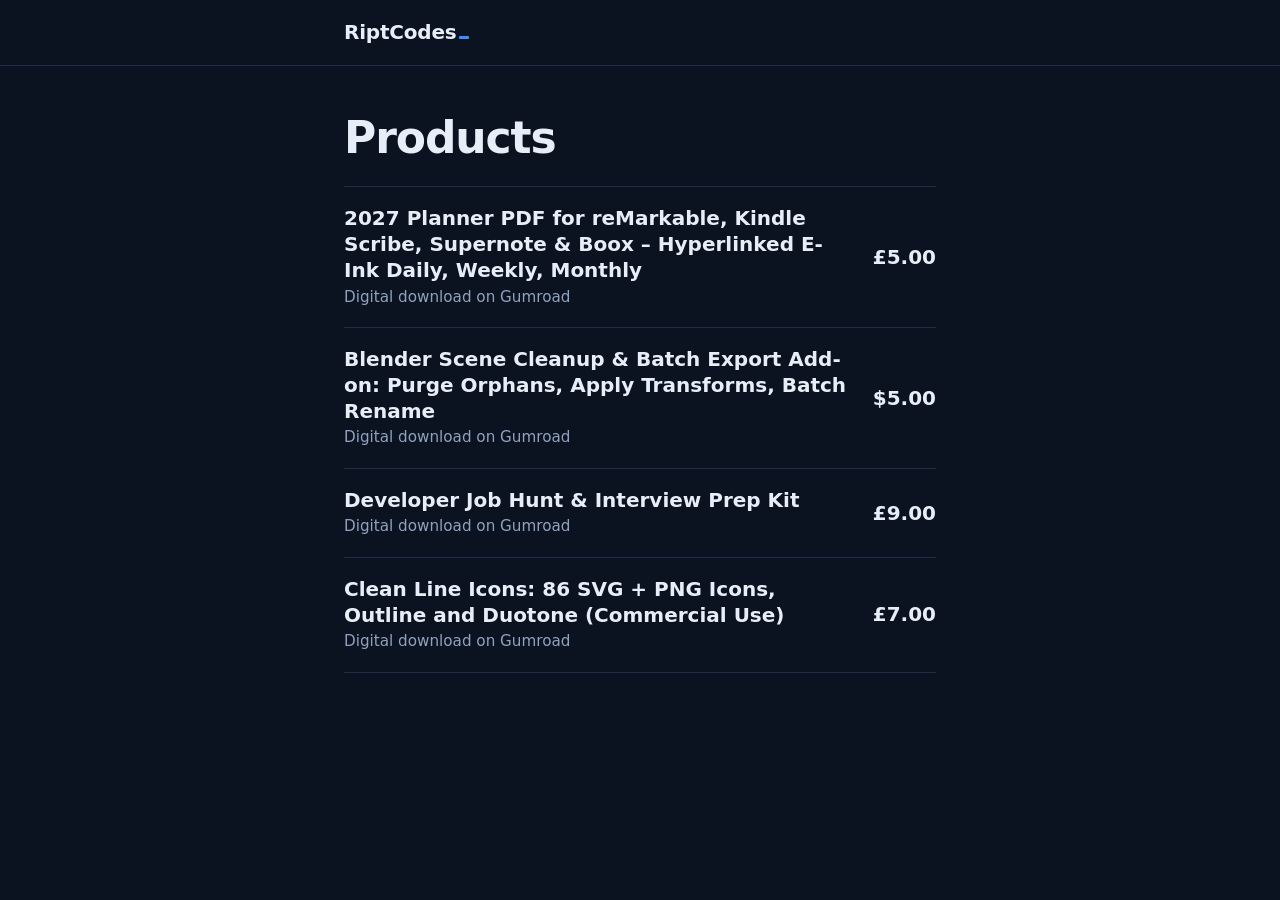
<file: index.html>
<!doctype html>
<html lang="en">
<head>
<meta charset="utf-8">
<meta name="viewport" content="width=device-width, initial-scale=1">
<title>Products - RiptCodes</title>
<meta name="description" content="Digital products by RiptCodes.">
<link rel="canonical" href="https://riptcodes-hq.github.io/shop/">
<meta name="theme-color" content="#0b1320">
<meta property="og:site_name" content="RiptCodes">
<meta property="og:type" content="website">
<meta property="og:title" content="Products">
<meta property="og:description" content="Digital products by RiptCodes.">
<meta property="og:url" content="https://riptcodes-hq.github.io/shop/">
<link rel="stylesheet" href="style.css">
<meta name="google-site-verification" content="XJnXKMEDKq8NPjSm5bDlrMNvRwuSl7qqpFGR5D0TRGo">
<meta name="p:domain_verify" content="24b2e52269495f933e0ced4203b2c1a9">
</head>
<body>
<header class="top"><nav class="bar" aria-label="Site"><a class="mark" href="https://riptcodes-hq.github.io/shop/">RiptCodes</a></nav></header>
<main>
<h1>Products</h1>
<ul class="products">
<li>
<h2><a href="https://riptcodes-hq.github.io/shop/duel-blue/">2027 Planner PDF for reMarkable, Kindle Scribe, Supernote &amp; Boox – Hyperlinked E-Ink Daily, Weekly, Monthly</a></h2>
<p class="what">Digital download on Gumroad</p>
<p class="price">£5.00</p>
</li>
<li>
<h2><a href="https://riptcodes-hq.github.io/shop/duel-red/">Blender Scene Cleanup &amp; Batch Export Add-on: Purge Orphans, Apply Transforms, Batch Rename</a></h2>
<p class="what">Digital download on Gumroad</p>
<p class="price">$5.00</p>
</li>
<li>
<h2><a href="https://riptcodes-hq.github.io/shop/gumroad-alpha/">Developer Job Hunt &amp; Interview Prep Kit</a></h2>
<p class="what">Digital download on Gumroad</p>
<p class="price">£9.00</p>
</li>
<li>
<h2><a href="https://riptcodes-hq.github.io/shop/gumroad-bravo/">Clean Line Icons: 86 SVG + PNG Icons, Outline and Duotone (Commercial Use)</a></h2>
<p class="what">Digital download on Gumroad</p>
<p class="price">£7.00</p>
</li>
</ul>
</main>
</body>
</html>
</file>
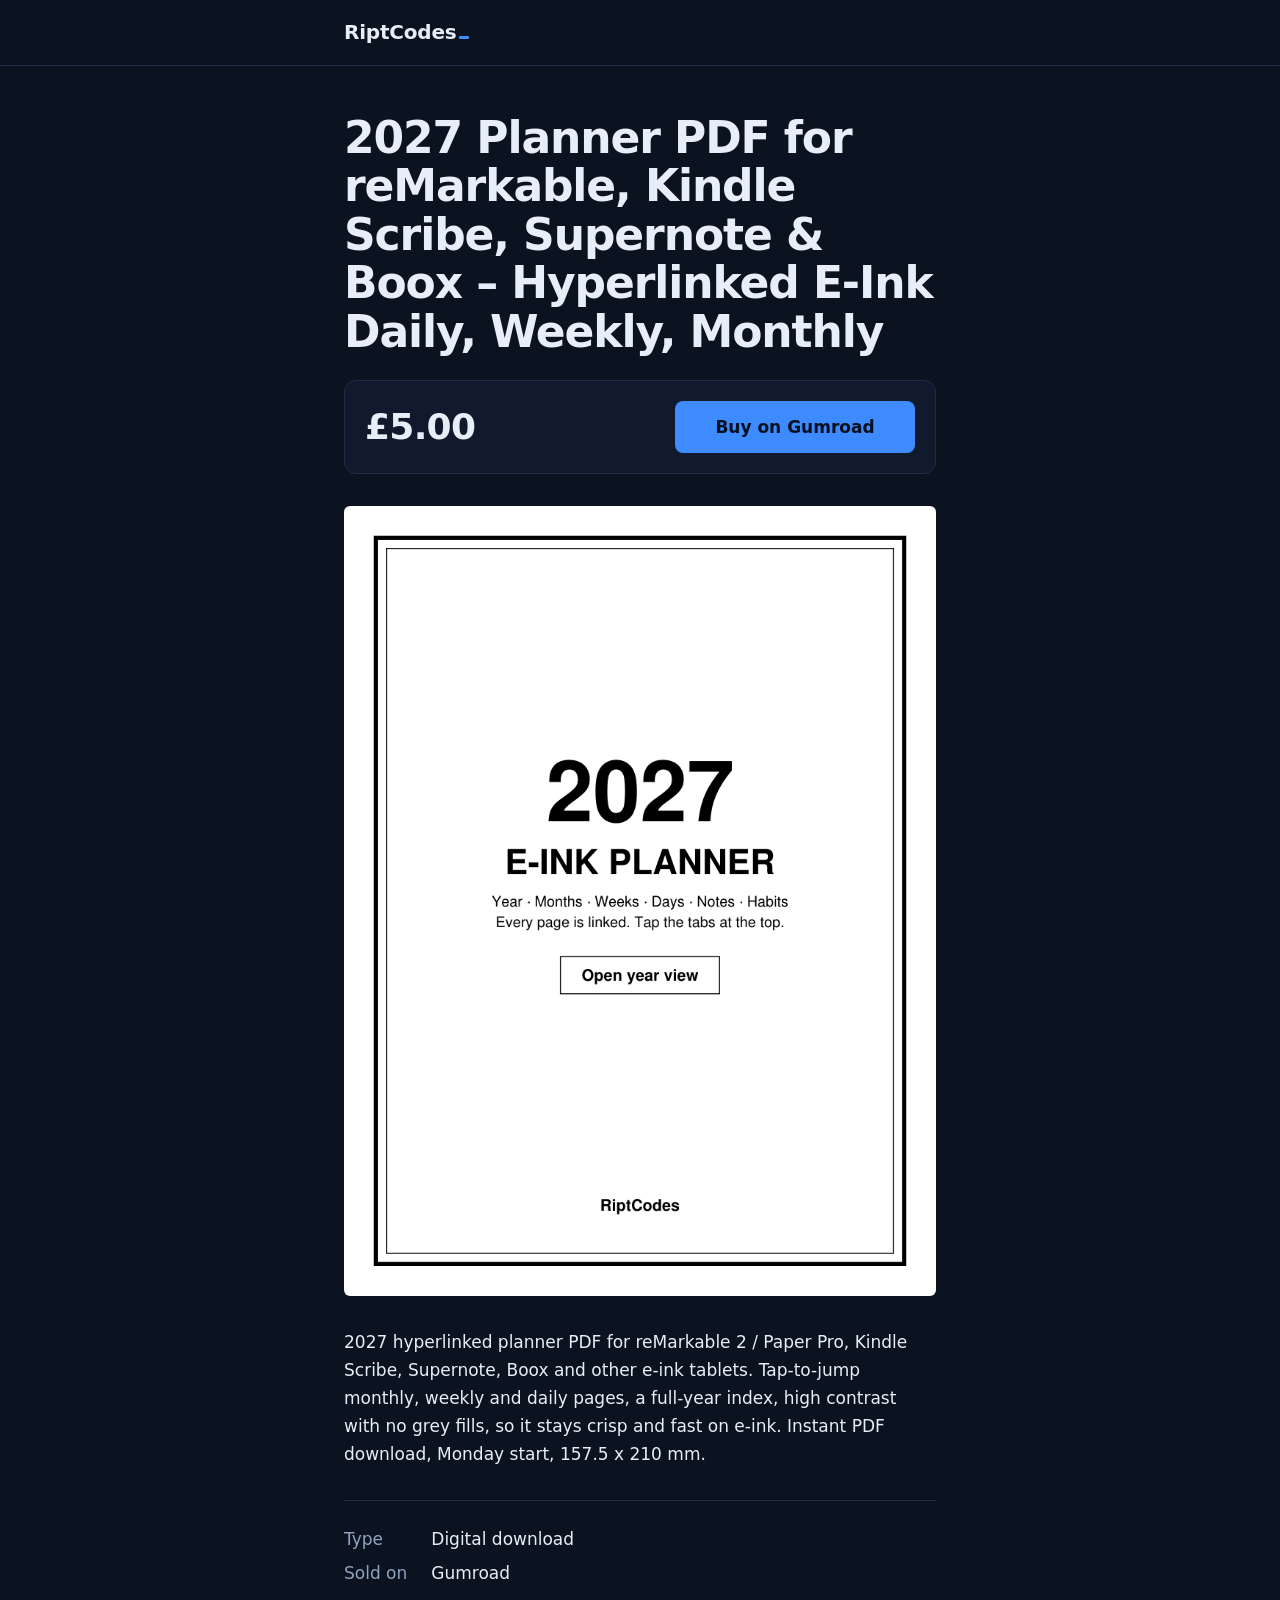
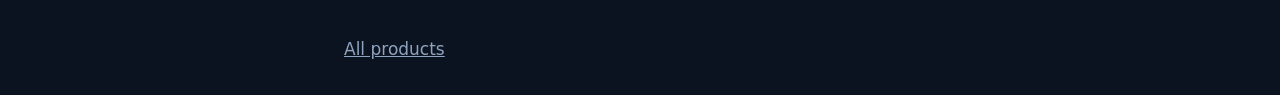
<file: duel-blue/index.html>
<!doctype html>
<html lang="en">
<head>
<meta charset="utf-8">
<meta name="viewport" content="width=device-width, initial-scale=1">
<title>2027 Planner PDF for reMarkable, Kindle Scribe, Supernote &amp; Boox – Hyperlinked E-Ink Daily, Weekly, Monthly - RiptCodes</title>
<meta name="description" content="2027 hyperlinked planner PDF for reMarkable 2 / Paper Pro, Kindle Scribe, Supernote, Boox and other e-ink tablets. Tap-to-jump monthly, weekly and daily">
<link rel="canonical" href="https://riptcodes-hq.github.io/shop/duel-blue/">
<meta name="theme-color" content="#0b1320">
<meta property="og:site_name" content="RiptCodes">
<meta property="og:type" content="product">
<meta property="og:title" content="2027 Planner PDF for reMarkable, Kindle Scribe, Supernote &amp; Boox – Hyperlinked E-Ink Daily, Weekly, Monthly">
<meta property="og:description" content="2027 hyperlinked planner PDF for reMarkable 2 / Paper Pro, Kindle Scribe, Supernote, Boox and other e-ink tablets. Tap-to-jump monthly, weekly and daily">
<meta property="og:url" content="https://riptcodes-hq.github.io/shop/duel-blue/">
<link rel="stylesheet" href="../style.css">
<meta property="og:image" content="https://riptcodes-hq.github.io/shop/duel-blue/cover.png">
<script type="application/ld+json">
{
  "@context": "https://schema.org",
  "@type": "Product",
  "name": "2027 Planner PDF for reMarkable, Kindle Scribe, Supernote \u0026 Boox \u2013 Hyperlinked E-Ink Daily, Weekly, Monthly",
  "description": "2027 hyperlinked planner PDF for reMarkable 2 / Paper Pro, Kindle Scribe, Supernote, Boox and other e-ink tablets. Tap-to-jump monthly, weekly and daily pages, a full-year index, high contrast with no grey fills, so it stays crisp and fast on e-ink. Instant PDF download, Monday start, 157.5 x 210 mm.",
  "url": "https://riptcodes-hq.github.io/shop/duel-blue/",
  "brand": {
    "@type": "Brand",
    "name": "RiptCodes"
  },
  "offers": {
    "@type": "Offer",
    "price": "5.00",
    "priceCurrency": "GBP",
    "availability": "https://schema.org/InStock",
    "url": "https://riptcodes.gumroad.com/l/btbhl"
  },
  "image": "https://riptcodes-hq.github.io/shop/duel-blue/cover.png"
}
</script>
</head>
<body>
<header class="top"><nav class="bar" aria-label="Site"><a class="mark" href="https://riptcodes-hq.github.io/shop/">RiptCodes</a></nav></header>
<main>
<article>
<h1>2027 Planner PDF for reMarkable, Kindle Scribe, Supernote &amp; Boox – Hyperlinked E-Ink Daily, Weekly, Monthly</h1>
<div class="buy">
<p class="price">£5.00</p>
<a class="button" href="https://riptcodes.gumroad.com/l/btbhl" rel="noopener">Buy on Gumroad</a>
</div>
<img class="cover" src="https://riptcodes-hq.github.io/shop/duel-blue/cover.png" alt="2027 Planner PDF for reMarkable, Kindle Scribe, Supernote &amp; Boox – Hyperlinked E-Ink Daily, Weekly, Monthly">
<div class="about">
<p>2027 hyperlinked planner PDF for reMarkable 2 / Paper Pro, Kindle Scribe, Supernote, Boox and other e-ink tablets. Tap-to-jump monthly, weekly and daily pages, a full-year index, high contrast with no grey fills, so it stays crisp and fast on e-ink. Instant PDF download, Monday start, 157.5 x 210 mm.</p>
</div>
<dl class="facts">
<dt>Type</dt><dd>Digital download</dd>
<dt>Sold on</dt><dd>Gumroad</dd>
</dl>
</article>
</main>
<footer class="foot"><a href="https://riptcodes-hq.github.io/shop/">All products</a></footer>
</body>
</html>
</file>
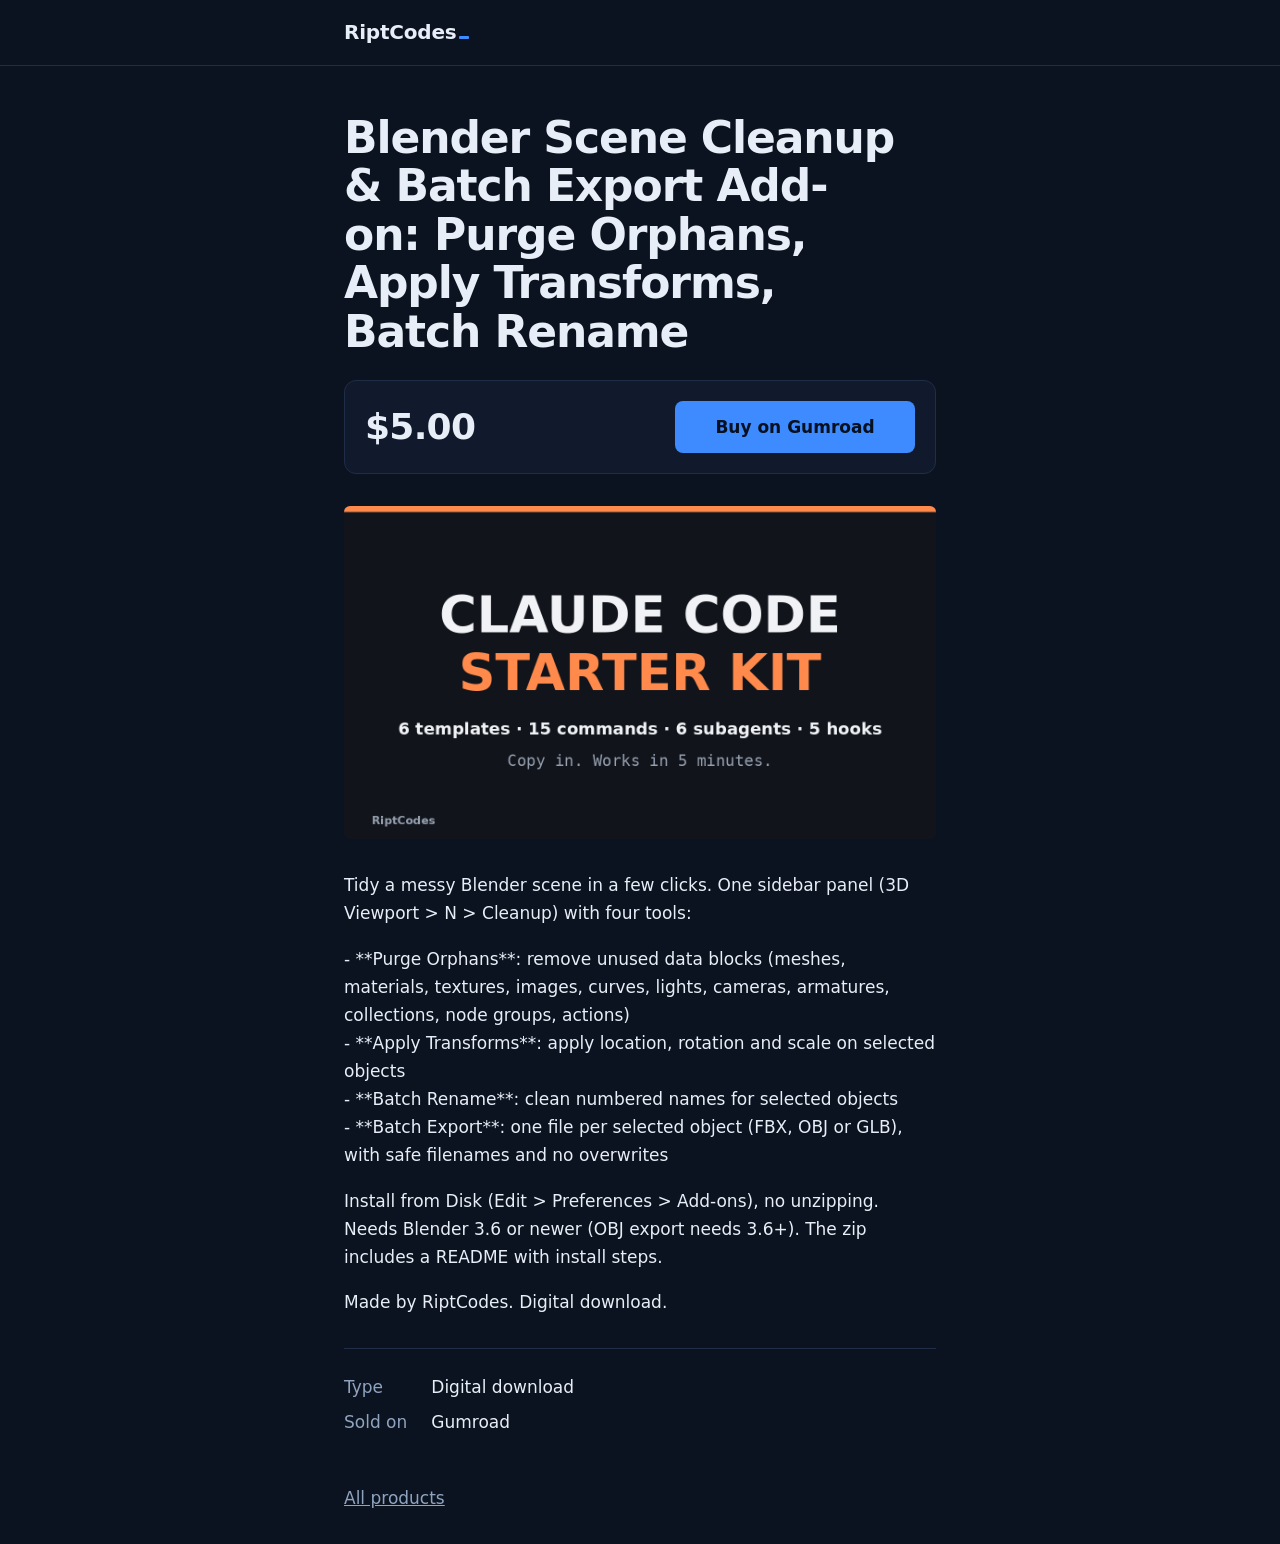
<file: duel-red/index.html>
<!doctype html>
<html lang="en">
<head>
<meta charset="utf-8">
<meta name="viewport" content="width=device-width, initial-scale=1">
<title>Blender Scene Cleanup &amp; Batch Export Add-on: Purge Orphans, Apply Transforms, Batch Rename - RiptCodes</title>
<meta name="description" content="Tidy a messy Blender scene in a few clicks. One sidebar panel (3D Viewport &gt; N &gt; Cleanup) with four tools: - **Purge Orphans**: remove unused data blocks">
<link rel="canonical" href="https://riptcodes-hq.github.io/shop/duel-red/">
<meta name="theme-color" content="#0b1320">
<meta property="og:site_name" content="RiptCodes">
<meta property="og:type" content="product">
<meta property="og:title" content="Blender Scene Cleanup &amp; Batch Export Add-on: Purge Orphans, Apply Transforms, Batch Rename">
<meta property="og:description" content="Tidy a messy Blender scene in a few clicks. One sidebar panel (3D Viewport &gt; N &gt; Cleanup) with four tools: - **Purge Orphans**: remove unused data blocks">
<meta property="og:url" content="https://riptcodes-hq.github.io/shop/duel-red/">
<link rel="stylesheet" href="../style.css">
<meta property="og:image" content="https://riptcodes-hq.github.io/shop/duel-red/cover.png">
<script type="application/ld+json">
{
  "@context": "https://schema.org",
  "@type": "Product",
  "name": "Blender Scene Cleanup \u0026 Batch Export Add-on: Purge Orphans, Apply Transforms, Batch Rename",
  "description": "Tidy a messy Blender scene in a few clicks. One sidebar panel (3D Viewport \u003e N \u003e Cleanup) with four tools:\n\n- **Purge Orphans**: remove unused data blocks (meshes, materials, textures, images, curves, lights, cameras, armatures, collections, node groups, actions)\n- **Apply Transforms**: apply location, rotation and scale on selected objects\n- **Batch Rename**: clean numbered names for selected objects\n- **Batch Export**: one file per selected object (FBX, OBJ or GLB), with safe filenames and no overwrites\n\nInstall from Disk (Edit \u003e Preferences \u003e Add-ons), no unzipping. Needs Blender 3.6 or newer (OBJ export needs 3.6+). The zip includes a README with install steps.\n\nMade by RiptCodes. Digital download.",
  "url": "https://riptcodes-hq.github.io/shop/duel-red/",
  "brand": {
    "@type": "Brand",
    "name": "RiptCodes"
  },
  "offers": {
    "@type": "Offer",
    "price": "5.00",
    "priceCurrency": "USD",
    "availability": "https://schema.org/InStock",
    "url": "https://riptcodes.gumroad.com/l/ffmxps"
  },
  "image": "https://riptcodes-hq.github.io/shop/duel-red/cover.png"
}
</script>
</head>
<body>
<header class="top"><nav class="bar" aria-label="Site"><a class="mark" href="https://riptcodes-hq.github.io/shop/">RiptCodes</a></nav></header>
<main>
<article>
<h1>Blender Scene Cleanup &amp; Batch Export Add-on: Purge Orphans, Apply Transforms, Batch Rename</h1>
<div class="buy">
<p class="price">$5.00</p>
<a class="button" href="https://riptcodes.gumroad.com/l/ffmxps" rel="noopener">Buy on Gumroad</a>
</div>
<img class="cover" src="https://riptcodes-hq.github.io/shop/duel-red/cover.png" alt="Blender Scene Cleanup &amp; Batch Export Add-on: Purge Orphans, Apply Transforms, Batch Rename">
<div class="about">
<p>Tidy a messy Blender scene in a few clicks. One sidebar panel (3D Viewport &gt; N &gt; Cleanup) with four tools:</p>
<p>- **Purge Orphans**: remove unused data blocks (meshes, materials, textures, images, curves, lights, cameras, armatures, collections, node groups, actions)<br>
- **Apply Transforms**: apply location, rotation and scale on selected objects<br>
- **Batch Rename**: clean numbered names for selected objects<br>
- **Batch Export**: one file per selected object (FBX, OBJ or GLB), with safe filenames and no overwrites</p>
<p>Install from Disk (Edit &gt; Preferences &gt; Add-ons), no unzipping. Needs Blender 3.6 or newer (OBJ export needs 3.6+). The zip includes a README with install steps.</p>
<p>Made by RiptCodes. Digital download.</p>
</div>
<dl class="facts">
<dt>Type</dt><dd>Digital download</dd>
<dt>Sold on</dt><dd>Gumroad</dd>
</dl>
</article>
</main>
<footer class="foot"><a href="https://riptcodes-hq.github.io/shop/">All products</a></footer>
</body>
</html>
</file>
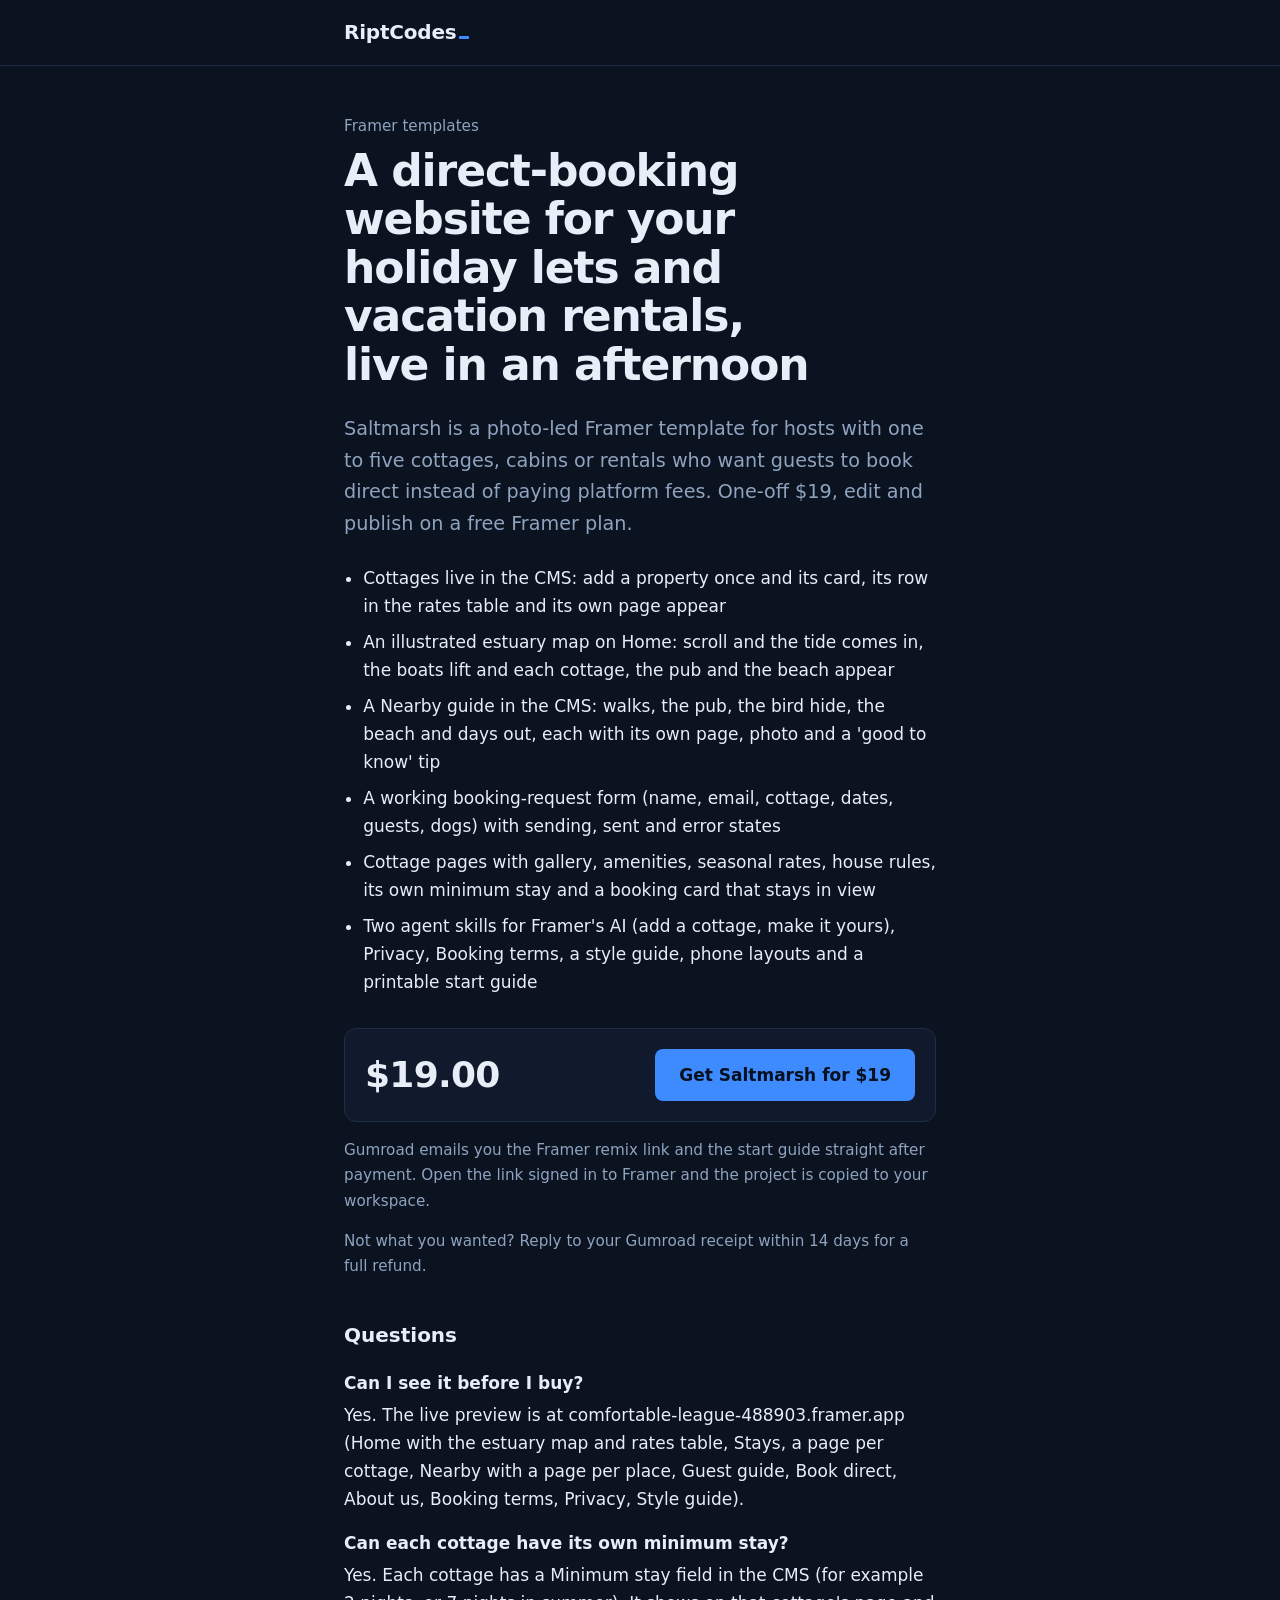
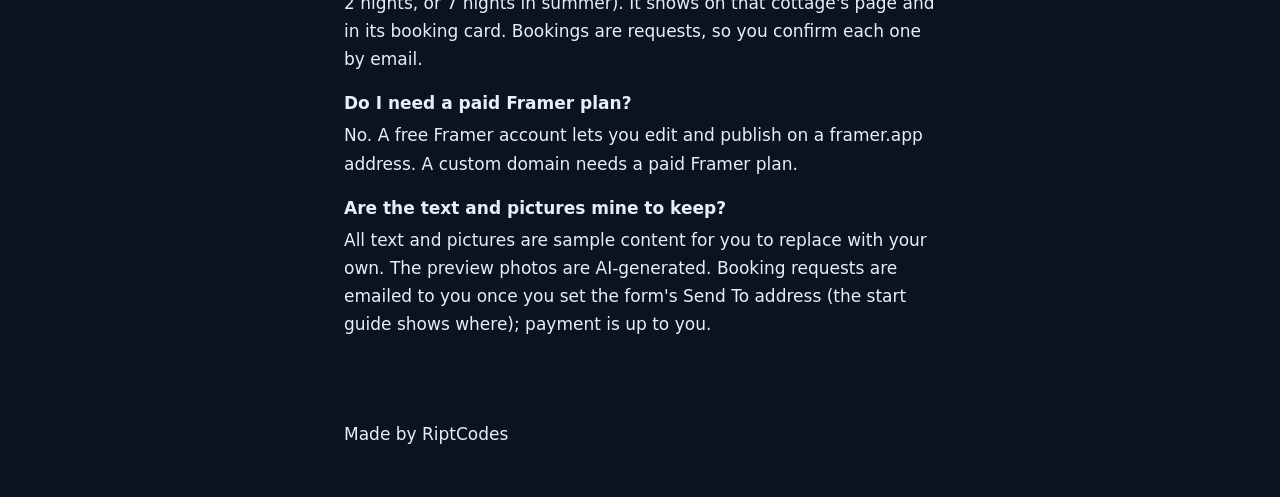
<file: framer/index.html>
<!doctype html>
<html lang="en">
<head>
<meta charset="utf-8">
<meta name="viewport" content="width=device-width, initial-scale=1">
<title>A direct-booking website for your holiday lets and vacation rentals, live in an afternoon - RiptCodes</title>
<meta name="description" content="Saltmarsh is a photo-led Framer template for hosts with one to five cottages, cabins or rentals who want guests to book direct instead of paying platform">
<link rel="canonical" href="https://riptcodes-hq.github.io/shop/framer/">
<meta name="theme-color" content="#0b1320">
<meta property="og:site_name" content="RiptCodes">
<meta property="og:type" content="website">
<meta property="og:title" content="A direct-booking website for your holiday lets and vacation rentals, live in an afternoon">
<meta property="og:description" content="Saltmarsh is a photo-led Framer template for hosts with one to five cottages, cabins or rentals who want guests to book direct instead of paying platform">
<meta property="og:url" content="https://riptcodes-hq.github.io/shop/framer/">
<link rel="stylesheet" href="../style.css">
<style>
.kicker { margin: 0 0 0.5rem; color: var(--soft); font-size: 0.95rem; }
.lede { margin: 0 0 1.5rem; font-size: 1.2rem; color: var(--soft); }
.points { margin: 0 0 2rem; padding-left: 1.2rem; }
.points li { margin: 0 0 0.5rem; }
.buy .label { flex: 1 1 100%; margin: 0; color: var(--soft); }
.button.off { background: var(--line); color: var(--soft); cursor: default; }
.fine { margin: 1rem 0 0; color: var(--soft); font-size: 0.95rem; }
.faq { margin-top: 2.5rem; }
.faq h2 { font-size: 1.25rem; }
.faq dt { margin-top: 1rem; font-weight: 700; }
.faq dd { margin: 0.25rem 0 0; }
</style>
<script async src="https://www.googletagmanager.com/gtag/js?id=G-BYLY6NP0JL"></script>
<script>
window.dataLayer = window.dataLayer || [];
function gtag(){dataLayer.push(arguments);}
gtag('js', new Date());
gtag('config', 'G-BYLY6NP0JL');
</script>
</head>
<body>
<header class="top"><nav class="bar" aria-label="Site"><a class="mark" href="https://riptcodes-hq.github.io/shop/">RiptCodes</a></nav></header>
<main>
<article>
<p class="kicker">Framer templates</p>
<h1>A direct-booking website for your holiday lets and vacation rentals, live in an afternoon</h1>
<p class="lede">Saltmarsh is a photo-led Framer template for hosts with one to five cottages, cabins or rentals who want guests to book direct instead of paying platform fees. One-off $19, edit and publish on a free Framer plan.</p>
<ul class="points">
<li>Cottages live in the CMS: add a property once and its card, its row in the rates table and its own page appear</li>
<li>An illustrated estuary map on Home: scroll and the tide comes in, the boats lift and each cottage, the pub and the beach appear</li>
<li>A Nearby guide in the CMS: walks, the pub, the bird hide, the beach and days out, each with its own page, photo and a &#x27;good to know&#x27; tip</li>
<li>A working booking-request form (name, email, cottage, dates, guests, dogs) with sending, sent and error states</li>
<li>Cottage pages with gallery, amenities, seasonal rates, house rules, its own minimum stay and a booking card that stays in view</li>
<li>Two agent skills for Framer&#x27;s AI (add a cottage, make it yours), Privacy, Booking terms, a style guide, phone layouts and a printable start guide</li>
</ul>
<div class="buy">
<p class="price">$19.00</p>
<a class="button" href="https://gum.co/u/dc7rydpk" rel="noopener" onclick="gtag('event','buy_click',{idea:'framer',transport_type:'beacon'})">Get Saltmarsh for $19</a>
</div>
<div class="fine">
<p>Gumroad emails you the Framer remix link and the start guide straight after payment. Open the link signed in to Framer and the project is copied to your workspace.</p>
<p>Not what you wanted? Reply to your Gumroad receipt within 14 days for a full refund.</p>
</div>
<section class="faq">
<h2>Questions</h2>
<dl>
<dt>Can I see it before I buy?</dt>
<dd>Yes. The live preview is at comfortable-league-488903.framer.app (Home with the estuary map and rates table, Stays, a page per cottage, Nearby with a page per place, Guest guide, Book direct, About us, Booking terms, Privacy, Style guide).</dd>
<dt>Can each cottage have its own minimum stay?</dt>
<dd>Yes. Each cottage has a Minimum stay field in the CMS (for example 2 nights, or 7 nights in summer). It shows on that cottage&#x27;s page and in its booking card. Bookings are requests, so you confirm each one by email.</dd>
<dt>Do I need a paid Framer plan?</dt>
<dd>No. A free Framer account lets you edit and publish on a framer.app address. A custom domain needs a paid Framer plan.</dd>
<dt>Are the text and pictures mine to keep?</dt>
<dd>All text and pictures are sample content for you to replace with your own. The preview photos are AI-generated. Booking requests are emailed to you once you set the form&#x27;s Send To address (the start guide shows where); payment is up to you.</dd>
</dl>
</section>
</article>
</main>
<footer class="foot"><p>Made by RiptCodes</p></footer>
</body>
</html>
</file>
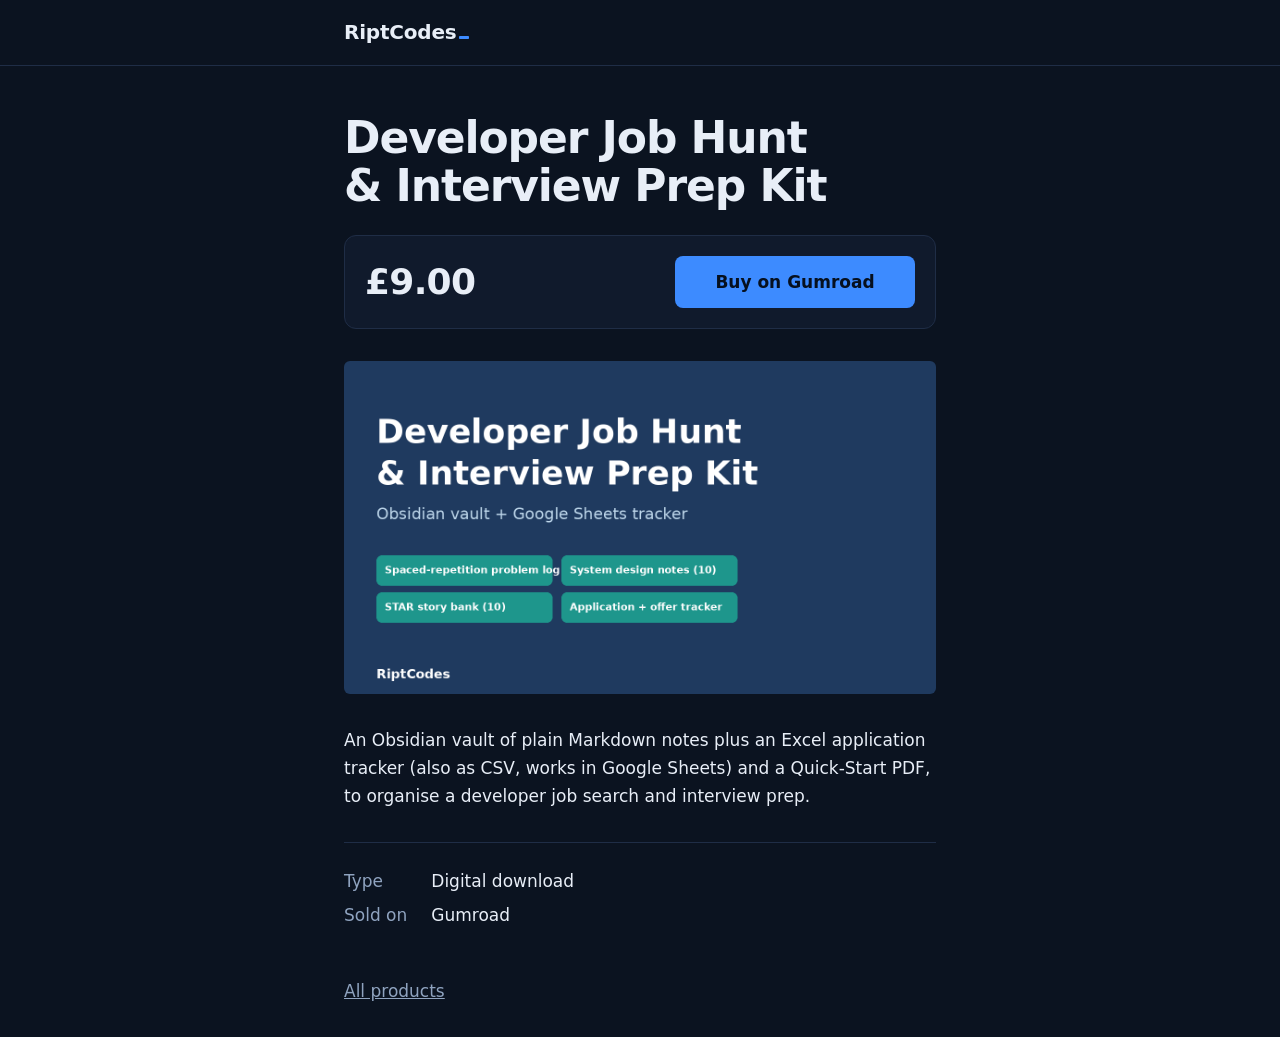
<file: gumroad-alpha/index.html>
<!doctype html>
<html lang="en">
<head>
<meta charset="utf-8">
<meta name="viewport" content="width=device-width, initial-scale=1">
<title>Developer Job Hunt &amp; Interview Prep Kit - RiptCodes</title>
<meta name="description" content="An Obsidian vault of plain Markdown notes plus an Excel application tracker (also as CSV, works in Google Sheets) and a Quick-Start PDF, to organise a">
<link rel="canonical" href="https://riptcodes-hq.github.io/shop/gumroad-alpha/">
<meta name="theme-color" content="#0b1320">
<meta property="og:site_name" content="RiptCodes">
<meta property="og:type" content="product">
<meta property="og:title" content="Developer Job Hunt &amp; Interview Prep Kit">
<meta property="og:description" content="An Obsidian vault of plain Markdown notes plus an Excel application tracker (also as CSV, works in Google Sheets) and a Quick-Start PDF, to organise a">
<meta property="og:url" content="https://riptcodes-hq.github.io/shop/gumroad-alpha/">
<link rel="stylesheet" href="../style.css">
<meta property="og:image" content="https://riptcodes-hq.github.io/shop/gumroad-alpha/cover.png">
<script type="application/ld+json">
{
  "@context": "https://schema.org",
  "@type": "Product",
  "name": "Developer Job Hunt \u0026 Interview Prep Kit",
  "description": "An Obsidian vault of plain Markdown notes plus an Excel application tracker (also as CSV, works in Google Sheets) and a Quick-Start PDF, to organise a developer job search and interview prep.",
  "url": "https://riptcodes-hq.github.io/shop/gumroad-alpha/",
  "brand": {
    "@type": "Brand",
    "name": "RiptCodes"
  },
  "offers": {
    "@type": "Offer",
    "price": "9.00",
    "priceCurrency": "GBP",
    "availability": "https://schema.org/InStock",
    "url": "https://riptcodes.gumroad.com/l/bjupkc"
  },
  "image": "https://riptcodes-hq.github.io/shop/gumroad-alpha/cover.png"
}
</script>
</head>
<body>
<header class="top"><nav class="bar" aria-label="Site"><a class="mark" href="https://riptcodes-hq.github.io/shop/">RiptCodes</a></nav></header>
<main>
<article>
<h1>Developer Job Hunt &amp; Interview Prep Kit</h1>
<div class="buy">
<p class="price">£9.00</p>
<a class="button" href="https://riptcodes.gumroad.com/l/bjupkc" rel="noopener">Buy on Gumroad</a>
</div>
<img class="cover" src="https://riptcodes-hq.github.io/shop/gumroad-alpha/cover.png" alt="Developer Job Hunt &amp; Interview Prep Kit">
<div class="about">
<p>An Obsidian vault of plain Markdown notes plus an Excel application tracker (also as CSV, works in Google Sheets) and a Quick-Start PDF, to organise a developer job search and interview prep.</p>
</div>
<dl class="facts">
<dt>Type</dt><dd>Digital download</dd>
<dt>Sold on</dt><dd>Gumroad</dd>
</dl>
</article>
</main>
<footer class="foot"><a href="https://riptcodes-hq.github.io/shop/">All products</a></footer>
</body>
</html>
</file>
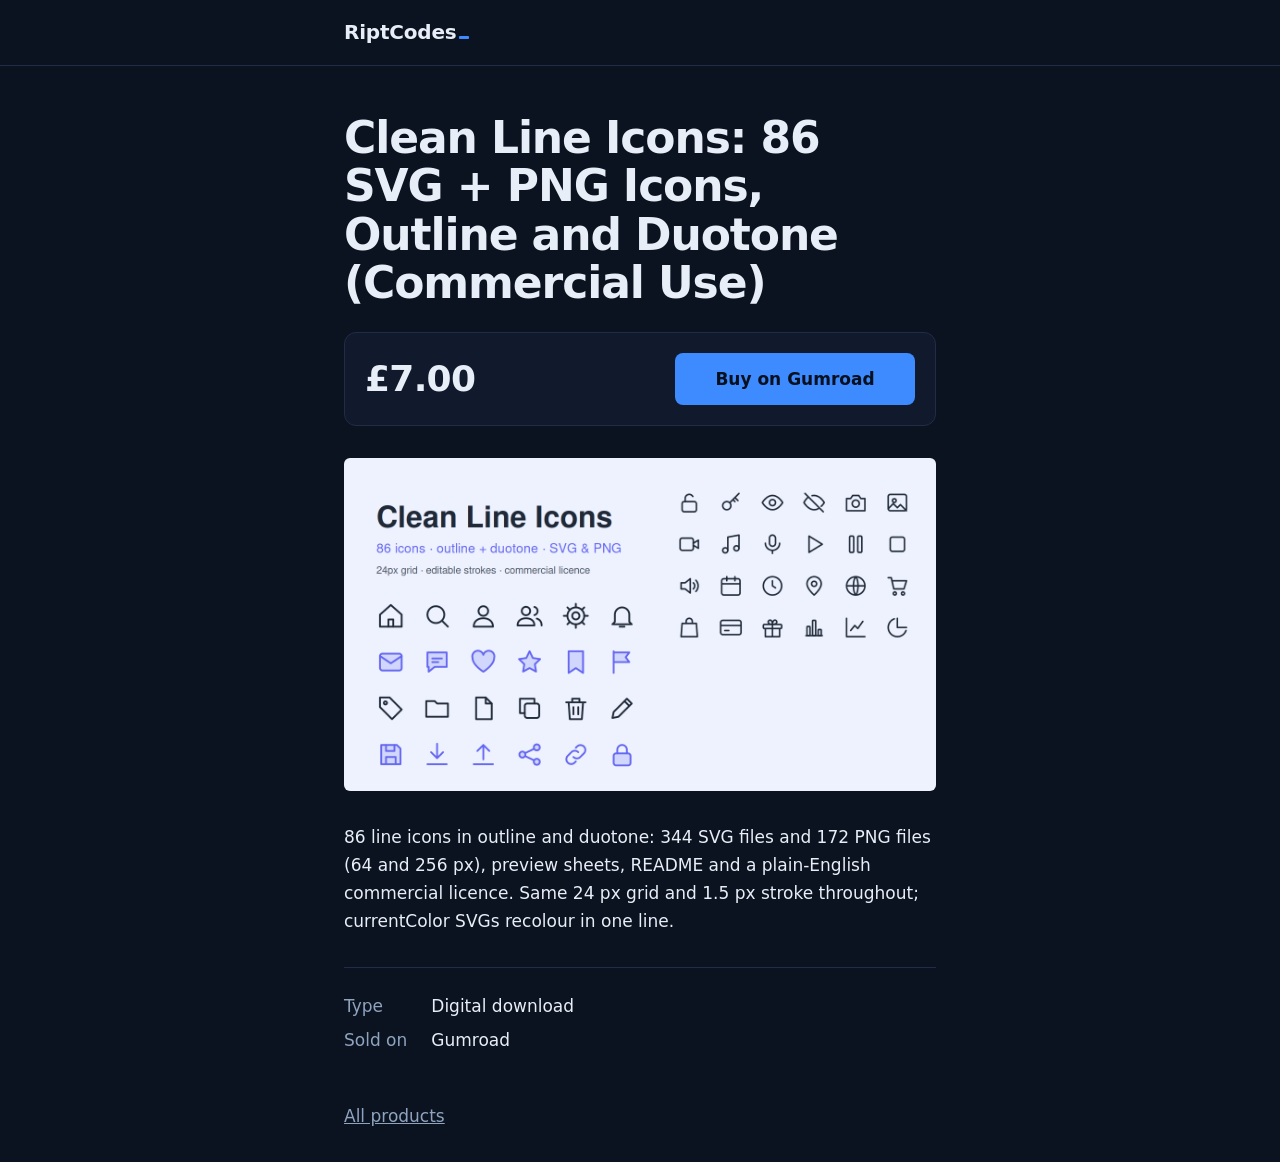
<file: gumroad-bravo/index.html>
<!doctype html>
<html lang="en">
<head>
<meta charset="utf-8">
<meta name="viewport" content="width=device-width, initial-scale=1">
<title>Clean Line Icons: 86 SVG + PNG Icons, Outline and Duotone (Commercial Use) - RiptCodes</title>
<meta name="description" content="86 line icons in outline and duotone: 344 SVG files and 172 PNG files (64 and 256 px), preview sheets, README and a plain-English commercial licence. Same">
<link rel="canonical" href="https://riptcodes-hq.github.io/shop/gumroad-bravo/">
<meta name="theme-color" content="#0b1320">
<meta property="og:site_name" content="RiptCodes">
<meta property="og:type" content="product">
<meta property="og:title" content="Clean Line Icons: 86 SVG + PNG Icons, Outline and Duotone (Commercial Use)">
<meta property="og:description" content="86 line icons in outline and duotone: 344 SVG files and 172 PNG files (64 and 256 px), preview sheets, README and a plain-English commercial licence. Same">
<meta property="og:url" content="https://riptcodes-hq.github.io/shop/gumroad-bravo/">
<link rel="stylesheet" href="../style.css">
<meta property="og:image" content="https://riptcodes-hq.github.io/shop/gumroad-bravo/cover.png">
<script type="application/ld+json">
{
  "@context": "https://schema.org",
  "@type": "Product",
  "name": "Clean Line Icons: 86 SVG + PNG Icons, Outline and Duotone (Commercial Use)",
  "description": "86 line icons in outline and duotone: 344 SVG files and 172 PNG files (64 and 256 px), preview sheets, README and a plain-English commercial licence. Same 24 px grid and 1.5 px stroke throughout; currentColor SVGs recolour in one line.",
  "url": "https://riptcodes-hq.github.io/shop/gumroad-bravo/",
  "brand": {
    "@type": "Brand",
    "name": "RiptCodes"
  },
  "offers": {
    "@type": "Offer",
    "price": "7.00",
    "priceCurrency": "GBP",
    "availability": "https://schema.org/InStock",
    "url": "https://riptcodes.gumroad.com/l/iwyvdm"
  },
  "image": "https://riptcodes-hq.github.io/shop/gumroad-bravo/cover.png"
}
</script>
</head>
<body>
<header class="top"><nav class="bar" aria-label="Site"><a class="mark" href="https://riptcodes-hq.github.io/shop/">RiptCodes</a></nav></header>
<main>
<article>
<h1>Clean Line Icons: 86 SVG + PNG Icons, Outline and Duotone (Commercial Use)</h1>
<div class="buy">
<p class="price">£7.00</p>
<a class="button" href="https://riptcodes.gumroad.com/l/iwyvdm" rel="noopener">Buy on Gumroad</a>
</div>
<img class="cover" src="https://riptcodes-hq.github.io/shop/gumroad-bravo/cover.png" alt="Clean Line Icons: 86 SVG + PNG Icons, Outline and Duotone (Commercial Use)">
<div class="about">
<p>86 line icons in outline and duotone: 344 SVG files and 172 PNG files (64 and 256 px), preview sheets, README and a plain-English commercial licence. Same 24 px grid and 1.5 px stroke throughout; currentColor SVGs recolour in one line.</p>
</div>
<dl class="facts">
<dt>Type</dt><dd>Digital download</dd>
<dt>Sold on</dt><dd>Gumroad</dd>
</dl>
</article>
</main>
<footer class="foot"><a href="https://riptcodes-hq.github.io/shop/">All products</a></footer>
</body>
</html>
</file>
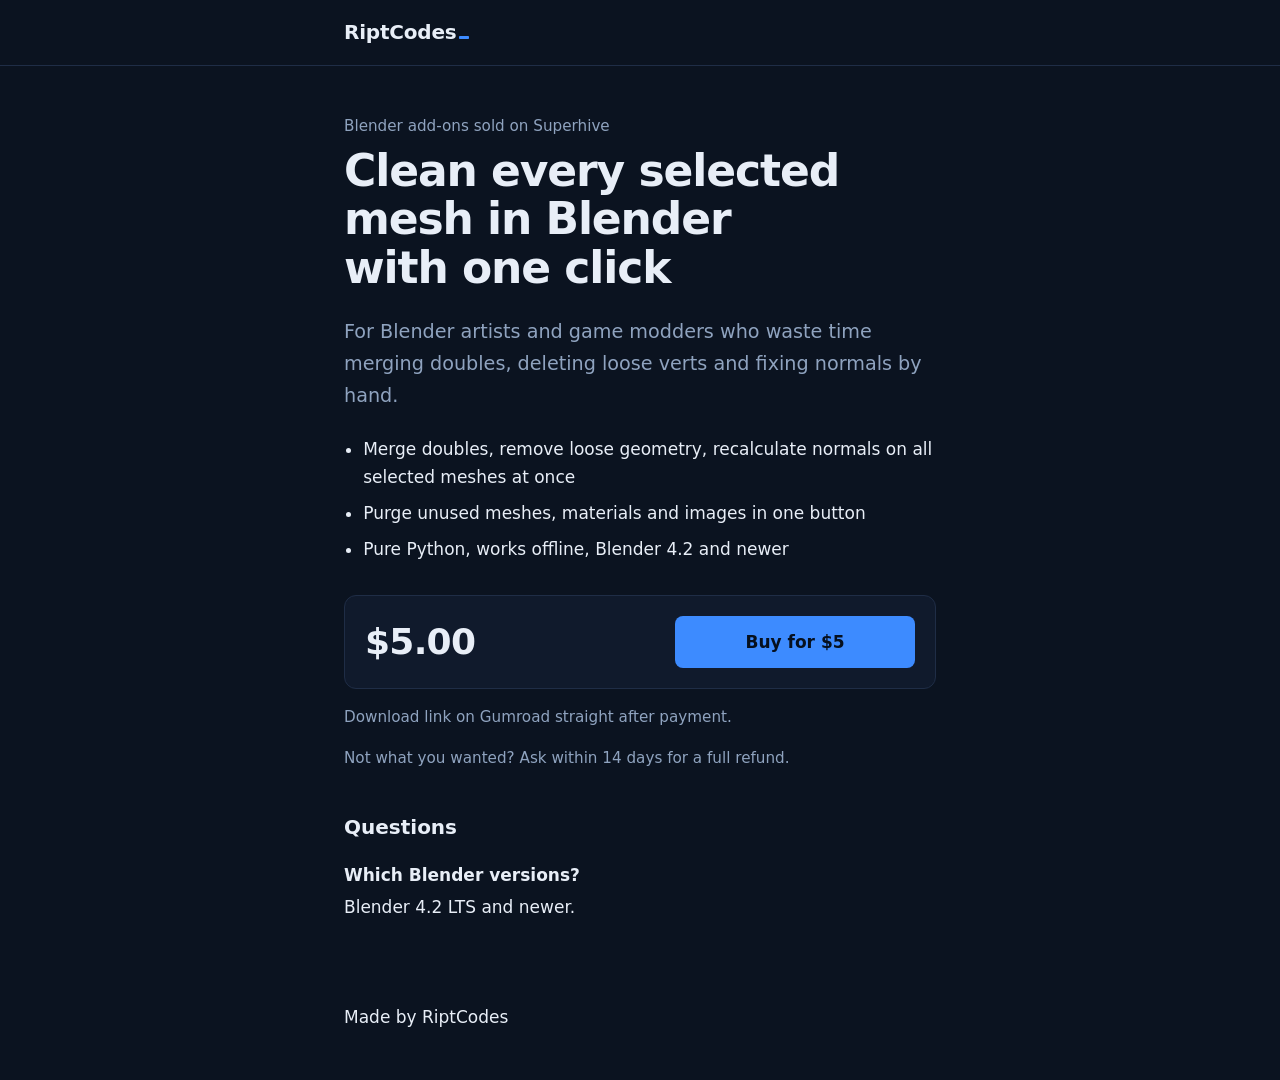
<file: hivekit/index.html>
<!doctype html>
<html lang="en">
<head>
<meta charset="utf-8">
<meta name="viewport" content="width=device-width, initial-scale=1">
<title>Clean every selected mesh in Blender with one click - RiptCodes</title>
<meta name="description" content="For Blender artists and game modders who waste time merging doubles, deleting loose verts and fixing normals by hand.">
<link rel="canonical" href="https://riptcodes-hq.github.io/shop/hivekit/">
<meta name="theme-color" content="#0b1320">
<meta property="og:site_name" content="RiptCodes">
<meta property="og:type" content="website">
<meta property="og:title" content="Clean every selected mesh in Blender with one click">
<meta property="og:description" content="For Blender artists and game modders who waste time merging doubles, deleting loose verts and fixing normals by hand.">
<meta property="og:url" content="https://riptcodes-hq.github.io/shop/hivekit/">
<link rel="stylesheet" href="../style.css">
<style>
.kicker { margin: 0 0 0.5rem; color: var(--soft); font-size: 0.95rem; }
.lede { margin: 0 0 1.5rem; font-size: 1.2rem; color: var(--soft); }
.points { margin: 0 0 2rem; padding-left: 1.2rem; }
.points li { margin: 0 0 0.5rem; }
.buy .label { flex: 1 1 100%; margin: 0; color: var(--soft); }
.button.off { background: var(--line); color: var(--soft); cursor: default; }
.fine { margin: 1rem 0 0; color: var(--soft); font-size: 0.95rem; }
.faq { margin-top: 2.5rem; }
.faq h2 { font-size: 1.25rem; }
.faq dt { margin-top: 1rem; font-weight: 700; }
.faq dd { margin: 0.25rem 0 0; }
</style>
<script async src="https://www.googletagmanager.com/gtag/js?id=G-BYLY6NP0JL"></script>
<script>
window.dataLayer = window.dataLayer || [];
function gtag(){dataLayer.push(arguments);}
gtag('js', new Date());
gtag('config', 'G-BYLY6NP0JL');
</script>
</head>
<body>
<header class="top"><nav class="bar" aria-label="Site"><a class="mark" href="https://riptcodes-hq.github.io/shop/">RiptCodes</a></nav></header>
<main>
<article>
<p class="kicker">Blender add-ons sold on Superhive</p>
<h1>Clean every selected mesh in Blender with one click</h1>
<p class="lede">For Blender artists and game modders who waste time merging doubles, deleting loose verts and fixing normals by hand.</p>
<ul class="points">
<li>Merge doubles, remove loose geometry, recalculate normals on all selected meshes at once</li>
<li>Purge unused meshes, materials and images in one button</li>
<li>Pure Python, works offline, Blender 4.2 and newer</li>
</ul>
<div class="buy">
<p class="price">$5.00</p>
<a class="button" href="https://riptcodes.gumroad.com/l/xpbuo" rel="noopener" onclick="gtag('event','buy_click',{idea:'hivekit',transport_type:'beacon'})">Buy for $5</a>
</div>
<div class="fine">
<p>Download link on Gumroad straight after payment.</p>
<p>Not what you wanted? Ask within 14 days for a full refund.</p>
</div>
<section class="faq">
<h2>Questions</h2>
<dl>
<dt>Which Blender versions?</dt>
<dd>Blender 4.2 LTS and newer.</dd>
</dl>
</section>
</article>
</main>
<footer class="foot"><p>Made by RiptCodes</p></footer>
</body>
</html>
</file>
<file: style.css>
:root {
  color-scheme: dark;
  --night: #0b1320;
  --panel: #101a2c;
  --line: #1f2d46;
  --text: #e8eef7;
  --soft: #8fa3bf;
  --blue: #3d8bff;
  --blue-lit: #6aa6ff;
  --ink: #06101f;
  --face: Bahnschrift, "Segoe UI Variable Text", "Segoe UI", system-ui, -apple-system,
    "Helvetica Neue", Arial, sans-serif;
}

*, *::before, *::after { box-sizing: border-box; }

html { background: var(--night); -webkit-text-size-adjust: 100%; }

body {
  margin: 0;
  min-height: 100vh;
  display: flex;
  flex-direction: column;
  background: var(--night);
  color: var(--text);
  font: 400 1.0625rem/1.65 var(--face);
}

a { color: var(--blue-lit); }
a:focus-visible { outline: 2px solid var(--blue); outline-offset: 3px; border-radius: 2px; }

.top { border-bottom: 1px solid var(--line); }
.bar, main, .foot { width: 100%; max-width: 40rem; margin-inline: auto; padding-inline: 1rem; }
.bar { padding-block: 1rem; }

.mark {
  display: inline-block;
  color: var(--text);
  font-size: 1.25rem;
  font-weight: 700;
  letter-spacing: -0.01em;
  text-decoration: none;
}
.mark::after {
  content: "";
  display: inline-block;
  width: 0.5em;
  height: 0.15em;
  margin-left: 0.12em;
  background: var(--blue);
  border-radius: 0.04em;
}

main { flex: 1 0 auto; padding-block: 2rem 1rem; }

h1 {
  margin: 0 0 1.5rem;
  font-size: clamp(1.75rem, 1.35rem + 2vw, 2.75rem);
  font-weight: 700;
  line-height: 1.1;
  letter-spacing: -0.025em;
  overflow-wrap: anywhere;
  text-wrap: balance;
}

.price {
  margin: 0;
  font-weight: 700;
  font-variant-numeric: tabular-nums;
}

.buy {
  display: flex;
  flex-wrap: wrap;
  align-items: center;
  gap: 1rem 1.5rem;
  padding: 1.25rem;
  background: var(--panel);
  border: 1px solid var(--line);
  border-radius: 0.75rem;
}
.buy .price { font-size: 2.25rem; line-height: 1; letter-spacing: -0.02em; }

.button {
  flex: 1 1 14rem;
  display: inline-flex;
  align-items: center;
  justify-content: center;
  min-height: 3.25rem;
  padding: 0.5rem 1.5rem;
  border-radius: 0.5rem;
  background: var(--blue);
  color: var(--ink);
  font-weight: 700;
  text-align: center;
  text-decoration: none;
  transition: background-color 0.15s;
}
.button:hover { background: var(--blue-lit); }
.button:focus-visible { outline-offset: 3px; }

.cover { display: block; max-width: 100%; height: auto; margin-top: 2rem; border-radius: 6px; }
.about { margin-top: 2rem; }
.about p { margin: 0 0 1.1rem; }

.facts {
  display: grid;
  grid-template-columns: max-content 1fr;
  gap: 0.4rem 1.5rem;
  margin: 2rem 0 0;
  padding-top: 1.5rem;
  border-top: 1px solid var(--line);
}
.facts dt { color: var(--soft); }
.facts dd { margin: 0; overflow-wrap: anywhere; }

.products { margin: 0; padding: 0; list-style: none; border-top: 1px solid var(--line); }
.products li {
  position: relative;
  display: grid;
  grid-template-columns: 1fr auto;
  gap: 0.1rem 1rem;
  padding: 1.1rem 0;
  border-bottom: 1px solid var(--line);
}
.products h2 {
  grid-column: 1;
  margin: 0;
  font-size: 1.25rem;
  line-height: 1.3;
  overflow-wrap: anywhere;
}
.products h2 a { color: var(--text); text-decoration: none; transition: color 0.15s; }
.products h2 a::after { content: ""; position: absolute; inset: 0; }
.products li:hover h2 a { color: var(--blue-lit); }
.products h2 a:focus-visible { outline: none; }
.products h2 a:focus-visible::after {
  outline: 2px solid var(--blue);
  outline-offset: -2px;
  border-radius: 0.5rem;
}
.products .what { grid-column: 1; margin: 0; color: var(--soft); font-size: 0.95rem; }
.products .price { grid-column: 2; grid-row: 1 / span 2; align-self: center; font-size: 1.25rem; }

.empty { margin: 0; color: var(--soft); }

.foot { padding-block: 2rem; }
.foot a { color: var(--soft); }
.foot a:hover { color: var(--text); }

@media (min-width: 40rem) {
  .bar, main, .foot { padding-inline: 1.5rem; }
  main { padding-top: 3rem; }
  .button { flex: 0 0 auto; min-width: 15rem; margin-left: auto; }
}

@media (prefers-reduced-motion: reduce) {
  * { transition: none !important; }
}
</file>
